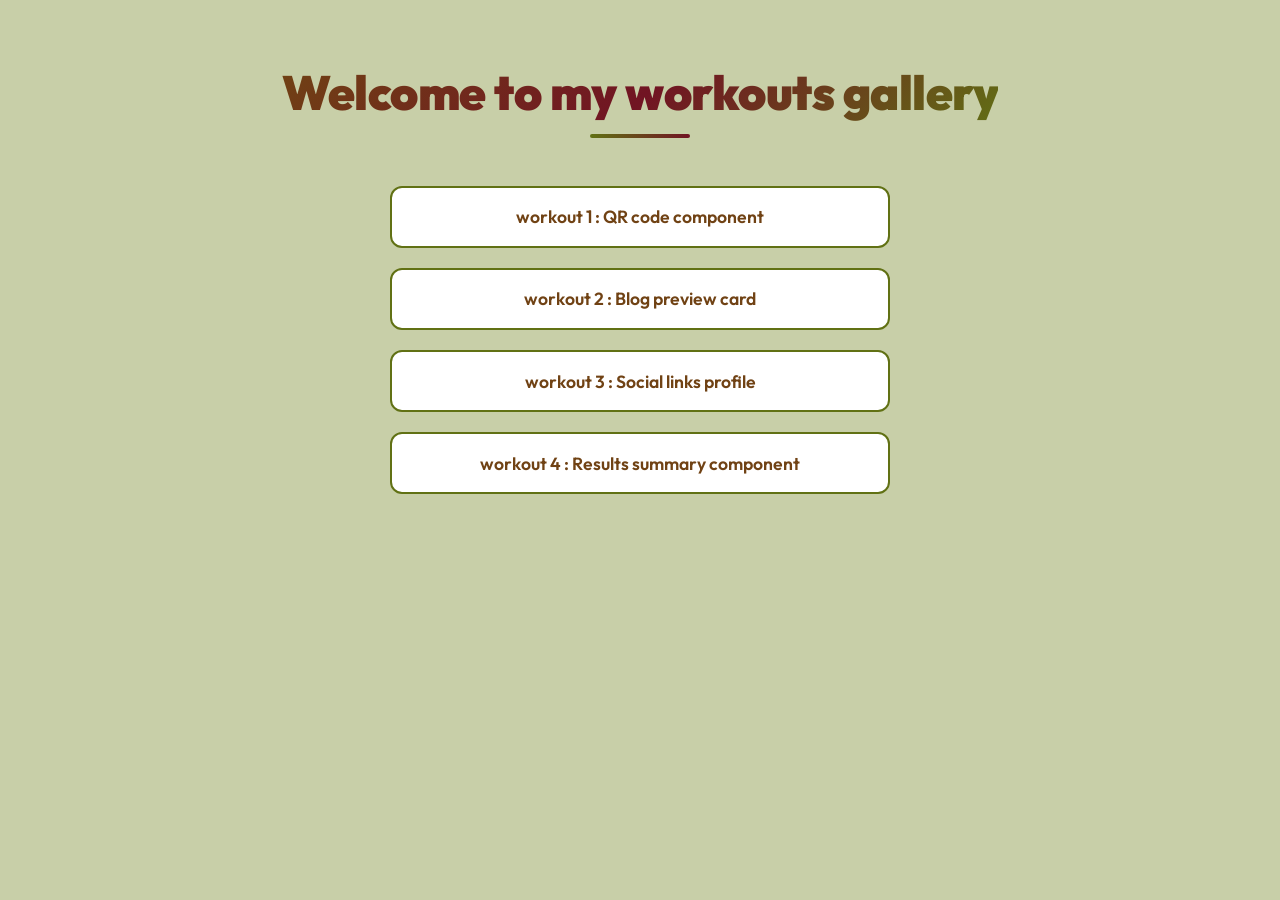
<file: index.html>
<!DOCTYPE html>
<html lang="en">

<head>
    <meta charset="UTF-8">
    <meta name="viewport" content="width=device-width, initial-scale=1.0">
    <title>My Frontend Mentor Challenges</title>
    <link rel="preconnect" href="https://fonts.googleapis.com">
    <link rel="preconnect" href="https://fonts.gstatic.com" crossorigin>
    <link href="https://fonts.googleapis.com/css2?family=Outfit:wght@100..900&display=swap" rel="stylesheet">
    <link rel="stylesheet" href="index-styles.css">
    <base href="https://mm-code-dev272.github.io/My-frontend-mentor-challenges/">

</head>

<body>
    <h1 class="welcome-h1">Welcome to my workouts gallery</h1>
    <ul class="workout-list">
        <li>
            <a class="workout-btn" href="01-qr-code-component/qr-code-component.html">
                workout 1 : QR code component
            </a>
        </li>
        <li>
            <a class="workout-btn" href="02-Blog-preview-card/Blog-preview-card.html">
                workout 2 : Blog preview card
            </a>
        </li>
        <li>
            <a class="workout-btn" href="03-social-links-profile-main/social-links-profile-main.html">
                workout 3 : Social links profile
            </a>
        </li>
        <li>
            <a class="workout-btn" href="04-Results-summary-component/Results-summary-component.html">
                workout 4 : Results summary component
            </a>
        </li>
    </ul>
</body>

</html>
</file>
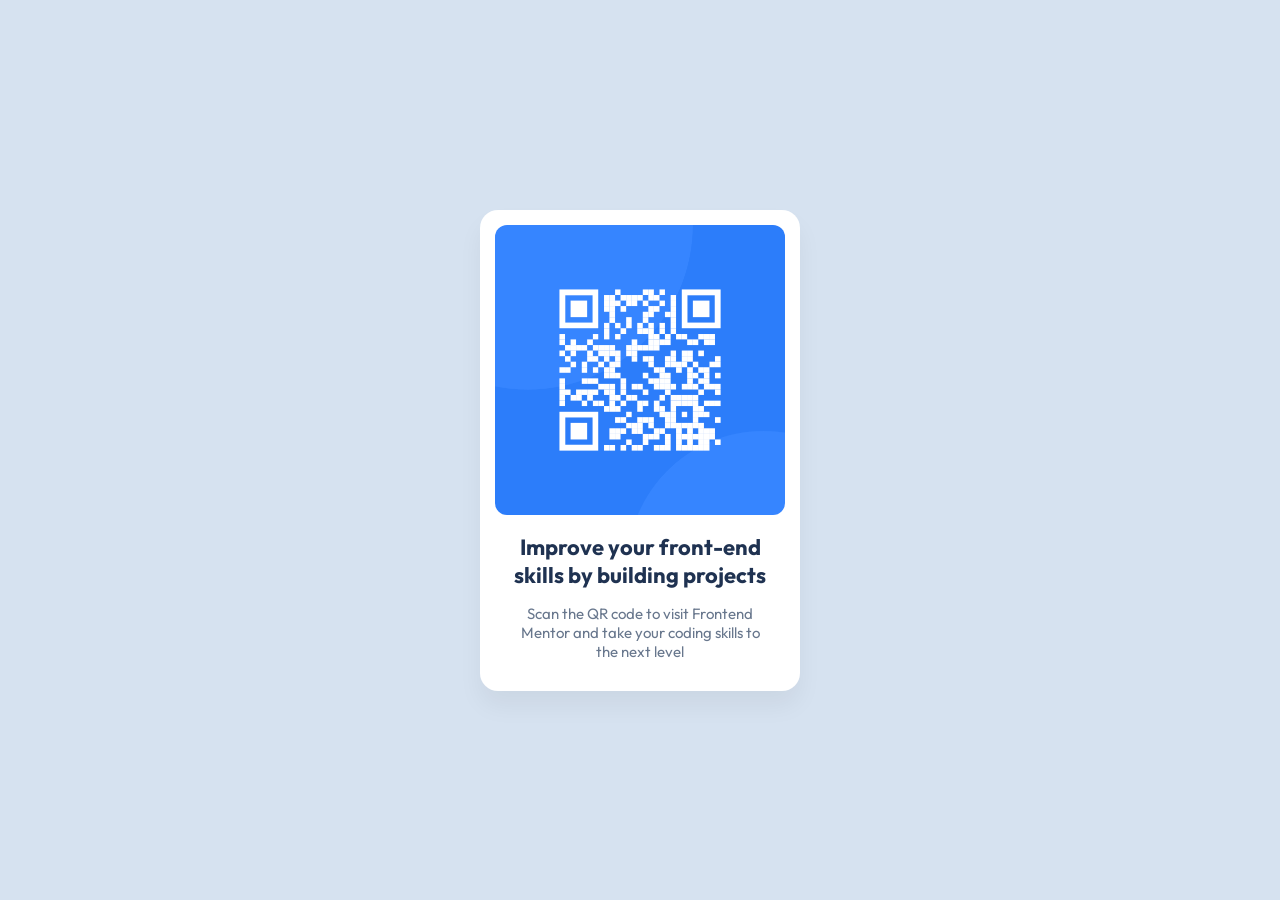
<file: 01-qr-code-component/qr-code-component.html>
<!DOCTYPE html>
<html lang="en">

<head>
    <meta charset="UTF-8">
    <meta name="viewport" content="width=device-width, initial-scale=1.0">
    <title>QR code component</title>
    <link rel="preconnect" href="https://fonts.googleapis.com">
    <link rel="preconnect" href="https://fonts.gstatic.com" crossorigin>
    <link href="https://fonts.googleapis.com/css2?family=Outfit:wght@100..900&display=swap" rel="stylesheet">
    <link rel="stylesheet" href="styles.css">
    <Link rel="icon" href="images/favicon-32x32.png">
</head>

<body>
    <main class="container">
        <div class="qr-image-div">
            <img src="images/image-qr-code.png" alt="QR code" class="card-image">
        </div>
        <div class="writings-div">
            <h1 class="card-title">
                Improve your front-end skills by building projects
            </h1>
            <p class="card-description">Scan the QR code to visit Frontend Mentor and take your coding skills to the
                next
                level
            </p>
        </div>

    </main>
</body>

</html>
</file>
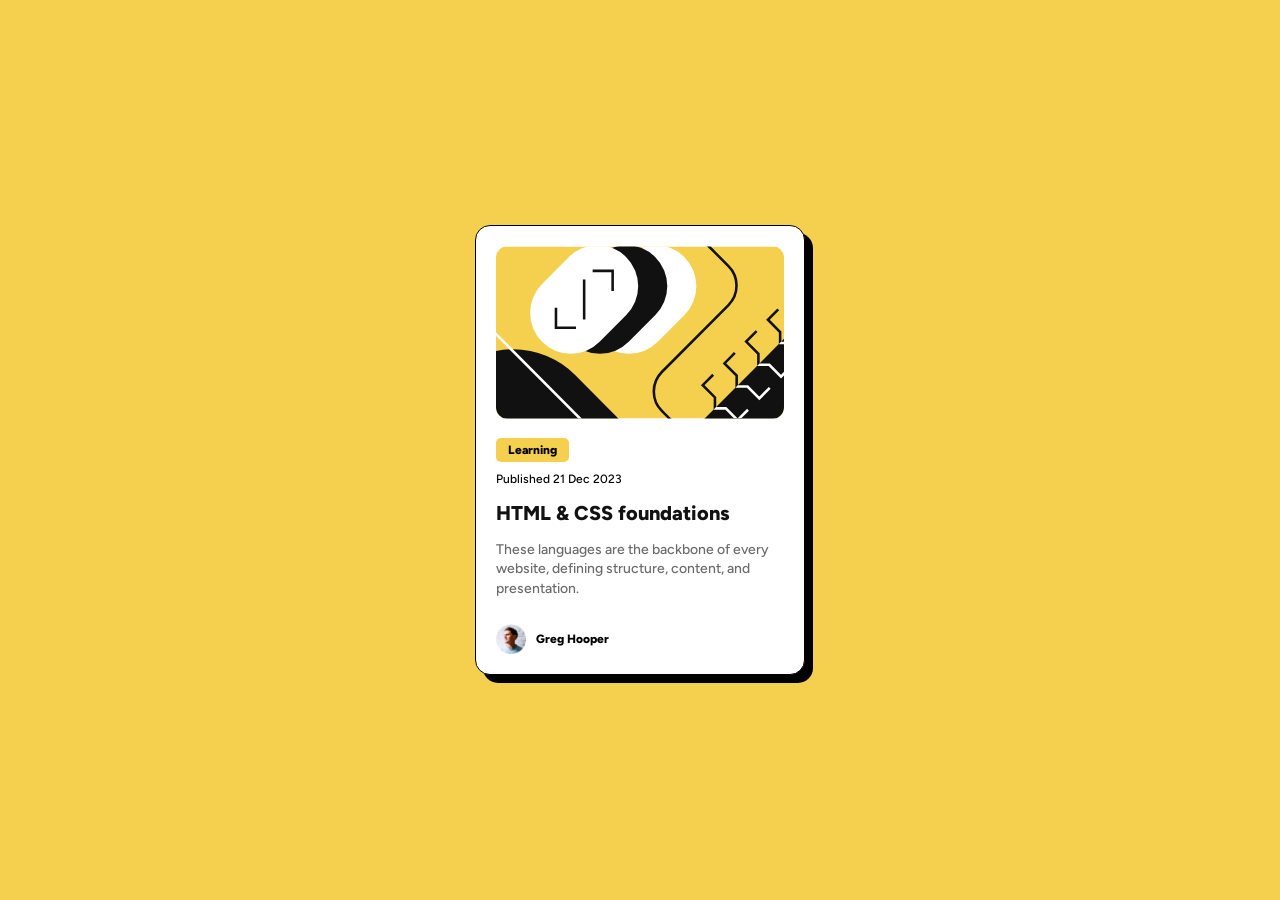
<file: 02-Blog-preview-card/Blog-preview-card.html>
<!DOCTYPE html>
<html lang="en">

<head>
    <meta charset="UTF-8">
    <meta name="viewport" content="width=device-width, initial-scale=1.0">
    <title>Blog preview card</title>
    <link rel="icon" href="images/favicon-32x32.png">
    <link rel="stylesheet" href="styles.css">
    <link rel="preconnect" href="https://fonts.googleapis.com">
    <link rel="preconnect" href="https://fonts.gstatic.com" crossorigin>
    <link href="https://fonts.googleapis.com/css2?family=Figtree:ital,wght@0,300..900;1,300..900&display=swap"
        rel="stylesheet">
</head>

<body>
    <main class="container">
        <div class="card-image-div">
            <img class="card-image" src="images/illustration-article.svg" alt="card image">
        </div>
        <div class="above-title">
            <p class="badge-text">Learning</p>
            <p class="publish-time">Published 21 Dec 2023</p>
        </div>

        <a class="title-btn" href="#Blog">
            <h1 class="card-title">HTML & CSS foundations</h1>
        </a>
        <p class="card-description">These languages are the backbone of every website, defining structure, content, and
            presentation.</p>

        <div class="card-author-div">
            <img class="author-image" src="images/image-avatar.webp" alt="avatar">
            <p class="author-name">Greg Hooper</p>
        </div>



    </main>
</body>

</html>
</file>
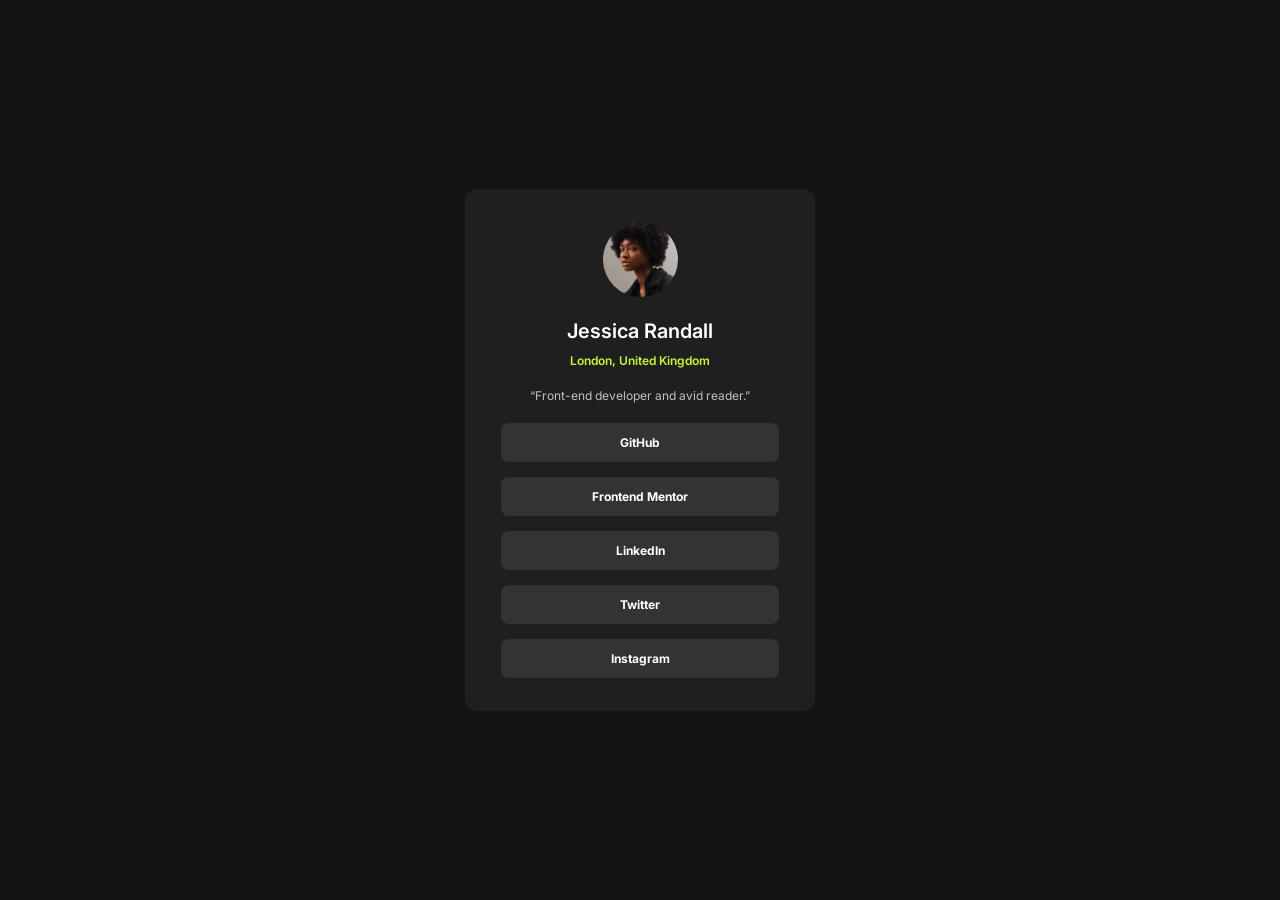
<file: 03-social-links-profile-main/social-links-profile-main.html>
<!DOCTYPE html>
<html lang="en">

<head>
    <meta charset="UTF-8">
    <meta name="viewport" content="width=device-width, initial-scale=1.0">
    <title>Social links profile</title>
    <link rel="stylesheet" href="styles.css">
    <link rel="icon" href="images/favicon-32x32.png">
    <link rel="preconnect" href="https://fonts.googleapis.com">
    <link rel="preconnect" href="https://fonts.gstatic.com" crossorigin>
    <link
        href="https://fonts.googleapis.com/css2?family=Inter:ital,opsz,wght@0,14..32,100..900;1,14..32,100..900&display=swap"
        rel="stylesheet">
</head>

<body>
    <main class="container">
        <div class="avatar-container">
            <img class="avatar" src="images/avatar-jessica.jpeg" alt="jessica randall">
        </div>
        <div class="name-and-country-container">
            <h1 class="name">Jessica Randall</h1>
            <p class="country">London, United Kingdom</p>
        </div>

        <p class="specialty"><q>Front-end developer and avid reader.</q></p>
        <div class="btn-div">
            <button class="btn" type="button">GitHub</button>
            <button class="btn" type="button">Frontend Mentor</button>
            <button class="btn" type="button">LinkedIn</button>
            <button class="btn" type="button">Twitter</button>
            <button class="btn" type="button">Instagram</button>
        </div>

    </main>
</body>

</html>
</file>
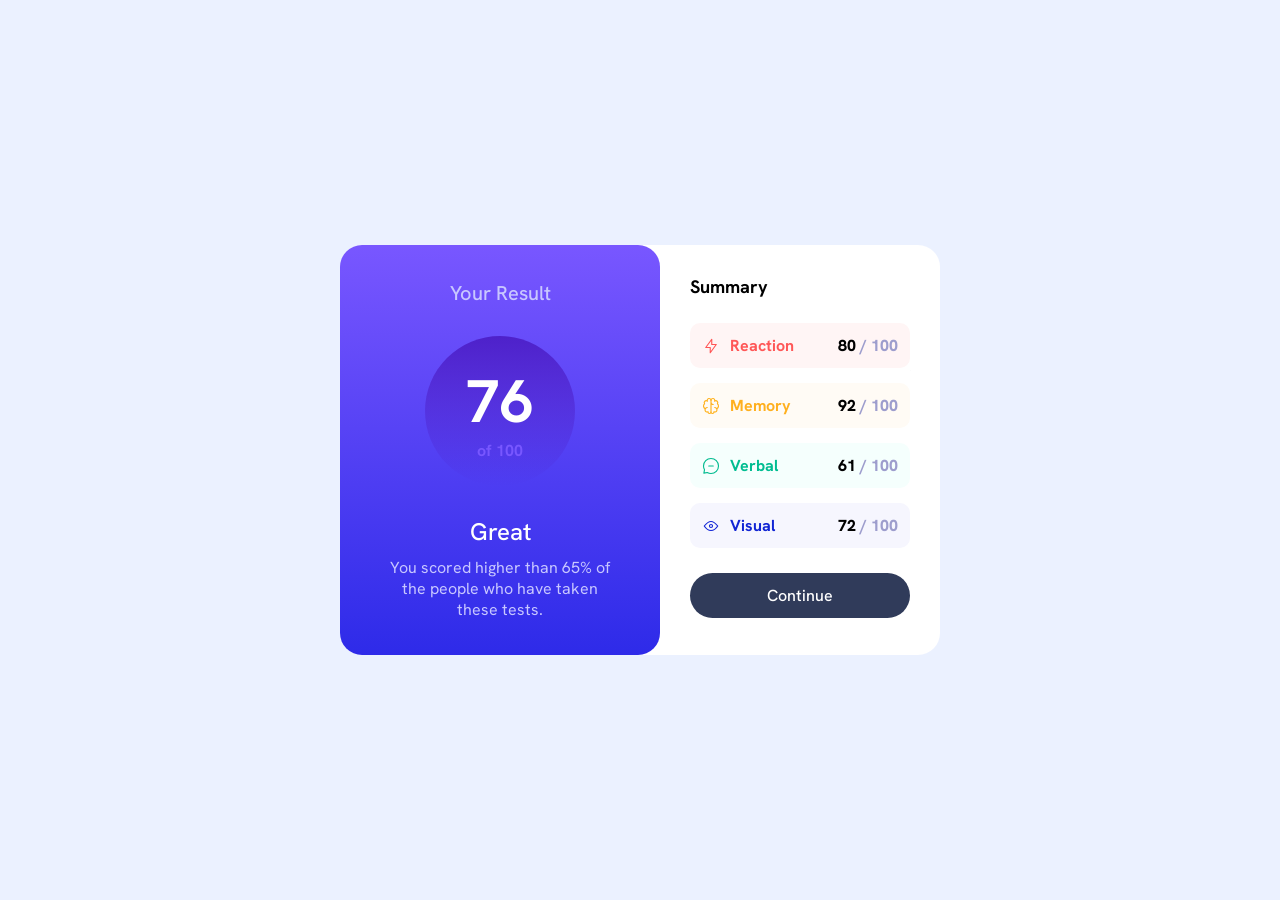
<file: 04-Results-summary-component/Results-summary-component.html>
<!DOCTYPE html>
<html lang="en">

<head>
    <meta charset="UTF-8">
    <meta name="viewport" content="width=device-width, initial-scale=1.0">
    <title>Results summary component</title>
    <link rel="stylesheet" href="styles.css">
    <link rel="icon" href="images/favicon-32x32.png">
    <link rel="preconnect" href="https://fonts.googleapis.com">
    <link rel="preconnect" href="https://fonts.gstatic.com" crossorigin>
    <link href="https://fonts.googleapis.com/css2?family=Hanken+Grotesk:ital,wght@0,100..900;1,100..900&display=swap"
        rel="stylesheet">
</head>

<body>
    <main class="container">

        <div class="result-container">

            <h1 class="head">Your Result</h1>
            <div class="circle-div">
                <p class="result-number">76</p>
                <p class="of-100-text">of 100</p>
            </div>
            <div class="result-description-div">
                <p class="descriptive-result">Great</p>
                <p class="comparison">
                    You scored higher than 65% of the people who have taken these tests.
                </p>
            </div>

        </div>

        <div class="summary-container">
            <h2 class="summary-title">Summary</h2>

            <div id="detailed-results"></div>

            <button class="btn" type="button">Continue</button>
        </div>

    </main>

    <script src="detailed-results-component.js"></script>
</body>

</html>
</file>
<file: index-styles.css>
:root {
    --emphasis: #704214;
    --energy: #711423;
    --brand-color: #617114;

    --bg-light: #c8cfa8;
    --text-dark: #2a1f14;

    --btn-color: var(--brand-color);
    --my-white: #ffffff;
    --btn-shadow: rgba(113, 20, 35, 0.35);

    --h1-gradient: linear-gradient(135deg, var(--emphasis) 0%,
            var(--energy) 50%,
            var(--brand-color) 100%);
}

* {
    margin: 0;
    padding: 0;
    box-sizing: border-box;
}

body {
    font-family: 'Outfit', sans-serif;
    min-height: 100vh;
    display: flex;
    flex-direction: column;
    align-items: center;
    justify-content: flex-start;
    padding: 4rem 2rem 2rem;
    background: var(--bg-light);
    color: var(--text-dark);
}

.welcome-h1 {
    font-size: clamp(1.75rem, 6vw, 3rem);
    font-weight: 900;
    letter-spacing: -0.03125rem;
    margin-bottom: 3rem;
    position: relative;
    display: inline-block;
    padding-bottom: 1rem;
    text-align: center;
    line-height: 1.2;
    background: var(--h1-gradient);
    -webkit-background-clip: text;
    background-clip: text;
    -webkit-text-fill-color: transparent;
    max-width: 100%;
    word-wrap: break-word;
}

.welcome-h1::after {
    content: '';
    position: absolute;
    bottom: 0;
    left: 50%;
    transform: translateX(-50%);
    width: 6.25rem;
    height: 0.25rem;
    background: linear-gradient(90deg, var(--brand-color), var(--energy));
    border-radius: 0.625rem;
}

.workout-list {
    list-style: none;
    display: flex;
    flex-direction: column;
    gap: 1.25rem;
    width: 100%;
    max-width: 500px;
}

.workout-btn {
    display: block;
    width: 100%;
    padding: 1.1rem 2rem;
    background-color: var(--my-white);
    color: var(--emphasis);
    font-family: 'Outfit', sans-serif;
    font-size: 1.1rem;
    font-weight: 600;
    text-decoration: none;
    text-align: center;
    border: 0.125rem solid var(--brand-color);
    border-radius: 0.75rem;
    cursor: pointer;
    transition: transform 0.3s ease, background-color 0.3s ease,
        color 0.3s ease, border-color 0.3s ease, box-shadow 0.3s ease;
}

.workout-btn:hover {
    background-color: var(--energy);
    color: var(--my-white);
    border-color: var(--energy);
    transform: scale(1.06);
    box-shadow: 0 0.625rem 1.5625rem var(--btn-shadow);
}

.workout-btn:active {
    transform: scale(1.02);
}

@media (max-width: 480px) {
    body {
        padding: 2.5rem 1rem 2rem;
    }

    .welcome-h1 {
        margin-bottom: 2rem;
    }

    .workout-btn {
        padding: 1rem 1.25rem;
        font-size: 1rem;
    }
}
</file>
<file: 01-qr-code-component/styles.css>
:root {
            --White: hsl(0, 0%, 100%);

            --Slate300: hsl(212, 45%, 89%);
            --Slate500: hsl(216, 15%, 48%);
            --Slate900: hsl(218, 44%, 22%);
        }

        html {
            font-size: 62.5%;
            /* 1rem=10px */
        }

        * {
            margin: 0;
            padding: 0;
            box-sizing: border-box;
        }

        body {
            background-color: var(--Slate300);
            margin: 0;
            font-family: 'Outfit', sans-serif;
            min-height: 100vh;
            display: grid;
            place-items: center;

        }

        .container {
            background-color: var(--White);
            display: grid;
            place-items: center;
            /* gap: 1rem; */
            border-radius: 1.8rem;
            max-width: 32rem;
            box-shadow: 0 1.5rem 2.5rem rgba(0, 0, 0, 0.05);
            padding-bottom: 3.5rem;
            padding: 1.5rem;

        }

        .card-image {
            width: 100%;
            border-radius: 1.2rem;
        }

        .writings-div {
            display: flex;
            flex-direction: column;
            justify-content: flex-start;
            align-items: center;
            gap: 1.5rem;
            padding: 1.5rem;
        }

        .card-title {
            font-weight: 700;
            color: var(--Slate900);
            text-align: center;
            font-size: 2.2rem;
        }

        .card-description {
            font-weight: 400;
            color: var(--Slate500);
            text-align: center;
            font-size: 1.5rem;
        }
</file>
<file: 02-Blog-preview-card/styles.css>
:root {
    --yellow-color: hsl(47, 88%, 63%);
    --white-color: hsl(0, 0%, 100%);
    --light-grey-color: hsl(0, 0%, 42%);
    --button-color: hsl(0, 0%, 7%);
}

* {
    margin: 0;
    padding: 0;
    box-sizing: border-box;
}

body {
    background-color: var(--yellow-color);
    min-height: 100vh;
    display: flex;
    align-items: center;
    justify-content: center;
    font-family: 'Figtree', sans-serif;
    padding: clamp(0rem, calc(2.535rem - 2.817vw), 1.875rem);

}

.container {
    background-color: var(--white-color);
    max-width: 20.625rem;
    border-radius: 0.9375rem;
    display: flex;
    flex-direction: column;
    justify-content: flex-start;
    align-items: flex-start;
    gap: 0.9375rem;
    border: 0.09375rem solid black;
    box-shadow: 0.5rem 0.5rem;
    padding: 1.25rem;
    overflow-wrap: break-word;

}

.card-image {
    border-radius: 0.75rem;
    width: 100%;
}

.above-title {
    display: flex;
    flex-direction: column;
    justify-content: flex-start;
    align-items: flex-start;
    gap: 0.625rem;
}

.badge-text {
    font-size: 0.75rem;
    font-weight: 800;
    background-color: var(--yellow-color);
    padding: 0.3125rem 0.75rem;
    display: inline-block;
    border-radius: 0.3125rem;
}

.publish-time {
    font-weight: 500;
    font-size: 0.75rem;
}

.card-title {
    font-weight: 800;
    font-size: 1.25rem;
}

.title-btn {
    text-decoration: none;
    color: var(--button-color);
}

.title-btn:hover {
    color: var(--yellow-color);
}

.card-description {
    font-size: 0.875rem;
    font-weight: 500;
    color: var(--light-grey-color);
    line-height: 1.4;
}

.card-author-div {
    display: flex;
    flex-direction: row;
    justify-content: flex-start;
    align-items: center;
    gap: 0.625rem;
    padding-top: 0.625rem;
}

.author-name {
    font-weight: 800;
    font-size: 0.75rem;
}

.author-image {
    display: inline;
    width: 1.875rem;
    height: 1.875rem;
}

@media (max-width: 767px) {
    .card-image {
        object-fit: cover;
        height: 12.5rem;
    }

    .author-name {
        font-size: 0.875rem;
    }
}
</file>
<file: 03-social-links-profile-main/styles.css>
:root {
    --green: hsl(75, 94%, 57%);
    --White: hsl(0, 0%, 100%);

    --Grey700: hsl(0, 0%, 20%);
    --Grey800: hsl(0, 0%, 12%);
    --Grey900: hsl(0, 0%, 8%);
    --specialty-color: rgb(193, 193, 193);

    /* - Weights: 400, 600, 700 */
}

* {
    margin: 0;
    padding: 0;
    box-sizing: border-box;
}

html {
    font-size: 62.5%;
    /* 1rem=10px */
}

body {
    font-family: 'Inter', sans-serif;
    display: grid;
    place-items: center;
    text-align: center;
    min-height: 100vh;
    background-color: var(--Grey900);
    padding: clamp(0rem, calc(2.704rem - 1.878vw), 2rem);

}

.container {
    background-color: var(--Grey800);
    padding: clamp(2.5rem, calc(2.148rem + 0.939vw), 3.5rem) clamp(2rem, calc(1.648rem + 0.939vw), 3rem);
    border-radius: 1.2rem;
    width: 100%;
    max-width: 35rem;
    display: flex;
    flex-direction: column;
    align-items: center;
    justify-content: flex-start;
    gap: 2rem;
}

.avatar {
    width: 7.5rem;
    height: 7.5rem;
    border-radius: 50%;
}

.name-and-country-container {
    width: 100%;
    display: flex;
    flex-direction: column;
    align-items: center;
    justify-content: flex-start;
    gap: 1rem;
}

.name {
    color: var(--White);
    font-size: 2rem;
    font-weight: 600;
}

.country {
    color: var(--green);
    font-size: 1.2rem;
    font-weight: 600;
}

.specialty {
    color: var(--specialty-color);
    font-size: 1.2rem;
    font-weight: 400;
}

.btn-div {
    display: flex;
    flex-direction: column;
    justify-content: flex-start;
    align-items: center;
    gap: 1.5rem;
    width: 100%;
}

.btn {
    text-decoration: none;
    text-align: center;
    font-weight: 700;
    font-size: 1.2rem;
    font-family: 'Inter', sans-serif;
    width: 95%;
    background-color: var(--Grey700);
    color: var(--White);
    border: none;
    padding: 1.2rem;
    border-radius: 0.8rem;

}

.btn:hover {
    color: var(--Grey900);
    background-color: var(--green);
}

@media(max-width:767px) {
    .btn {
        width: 100%;
        padding: 1.5rem;
        font-size: 1.5rem;
    }

    .avatar {
        width: 8rem;
        height: 8rem;
    }

    .name {
        font-size: 2.1rem;
    }

    .specialty {
        font-size: 1.4rem;
    }
}
</file>
<file: 04-Results-summary-component/styles.css>
:root {
    /* Primary */
    --Light-red: hsl(0, 100%, 67%);
    --Orangey-yellow: hsl(39, 100%, 56%);
    --Green-teal: hsl(166, 100%, 37%);
    --Cobalt-blue: hsl(234, 85%, 45%);

    /* Gradients */
    --Light-slate-blue-background: hsl(252, 100%, 67%);
    --Light-royal-blue-background: hsl(241, 81%, 54%);

    --Violet-blue-circle: hsla(256, 72%, 46%, 1);
    --Persian-blue-circle: hsla(241, 72%, 46%, 0);

    /* Neutral */
    --White: hsl(0, 0%, 100%);
    --Pale-blue: hsl(221, 100%, 96%);
    --Light-lavender: hsl(241, 100%, 89%);
    --Dark-gray-blue: hsl(224, 30%, 27%);

    /* Weights: 500, 700, 800 */
    /* Font size (paragraphs): 18px */
}

* {
    box-sizing: border-box;
    margin: 0;
    padding: 0;
}

html {
    font-size: 62.5%;
    /* 1rem=10px */
}

body {
    display: flex;
    flex-direction: column;
    align-items: center;
    justify-content: center;
    margin: 0;
    padding: 0;
    min-height: 100vh;
    background-color: var(--White);
    font-family: 'Hanken Grotesk', sans-serif;
}

.container {
    display: flex;
    flex-direction: column;
    justify-content: flex-start;
    align-items: center;
    height: 100vh;
}

.result-container {
    display: flex;
    flex-direction: column;
    align-items: center;
    justify-content: flex-start;
    flex: 0 0 45%;
    gap: 2rem;
    background-image: linear-gradient(to bottom,
            var(--Light-slate-blue-background),
            var(--Light-royal-blue-background));
    border-radius: 0 0 2.2rem 2.2rem;
    padding: 3.5rem 3rem;
}

.head {
    text-align: center;
    font-size: 2rem;
    font-weight: 500;
    color: var(--Light-lavender);
}

.circle-div {
    border-radius: 50%;
    width: 15rem;
    height: 15rem;
    display: flex;
    flex-direction: column;
    align-items: center;
    justify-content: center;
    background-image: linear-gradient(to bottom,
            var(--Violet-blue-circle),
            var(--Persian-blue-circle));
}

.result-number {
    font-size: 6rem;
    color: var(--White);
    font-weight: 700;
    text-align: center;
}

.of-100-text {
    color: var(--Light-slate-blue-background);
    font-size: 1.6rem;
    font-weight: 700;
}

.result-description-div {
    display: grid;
    place-items: center;
    gap: 1rem;
}

.descriptive-result {
    color: var(--White);
    font-size: 2.4rem;
    font-weight: 500;
    text-align: center;
}

.comparison {
    font-size: 1.8rem;
    color: var(--Light-lavender);
    text-align: center;
}

.summary-container {
    width: 100%;
    display: flex;
    flex-direction: column;
    gap: 2rem;
    flex: 0 0 55%;
    padding: 3rem;
}

.summary-title {
    font-size: 1.8rem;
}


#detailed-results {
    display: flex;
    flex-direction: column;
    gap: 1.5rem;
}

.btn {
    background-color: var(--Dark-gray-blue);
    color: var(--White);
    width: 100%;
    border-radius: 3rem;
    padding: 1.5rem;
    font-size: 1.8rem;
    font-weight: 500;
    font-family: 'Hanken Grotesk', sans-serif;
    text-decoration: none;
    text-align: center;
    border: none;
}

.btn:hover {
    background-image: linear-gradient(to bottom,
            var(--Light-slate-blue-background),
            var(--Light-royal-blue-background));
}

@media(min-width : 767px) {
    body {
        background-color: var(--Pale-blue);
    }

    .container {
        background-color: var(--White);
        display: flex;
        flex-direction: row;
        justify-content: center;
        align-items: stretch;
        max-width: 60rem;
        height: auto;
        border-radius: 2.2rem;
    }

    .result-container {
        border-radius: 2.2rem;
        padding: 3.5rem 5rem;
        justify-content: flex-start;
        flex: 1;
        gap: 3rem;
    }

    .comparison {
        font-size: 1.6rem;
    }

    .summary-container {
        width: 100%;
        display: flex;
        flex-direction: column;
        align-items: stretch;
        gap: 2.5rem;
        padding: 3rem;
        flex: 1;
    }

    .btn {
        font-size: 1.6rem;
        padding: 1.2rem;
    }

}
</file>
